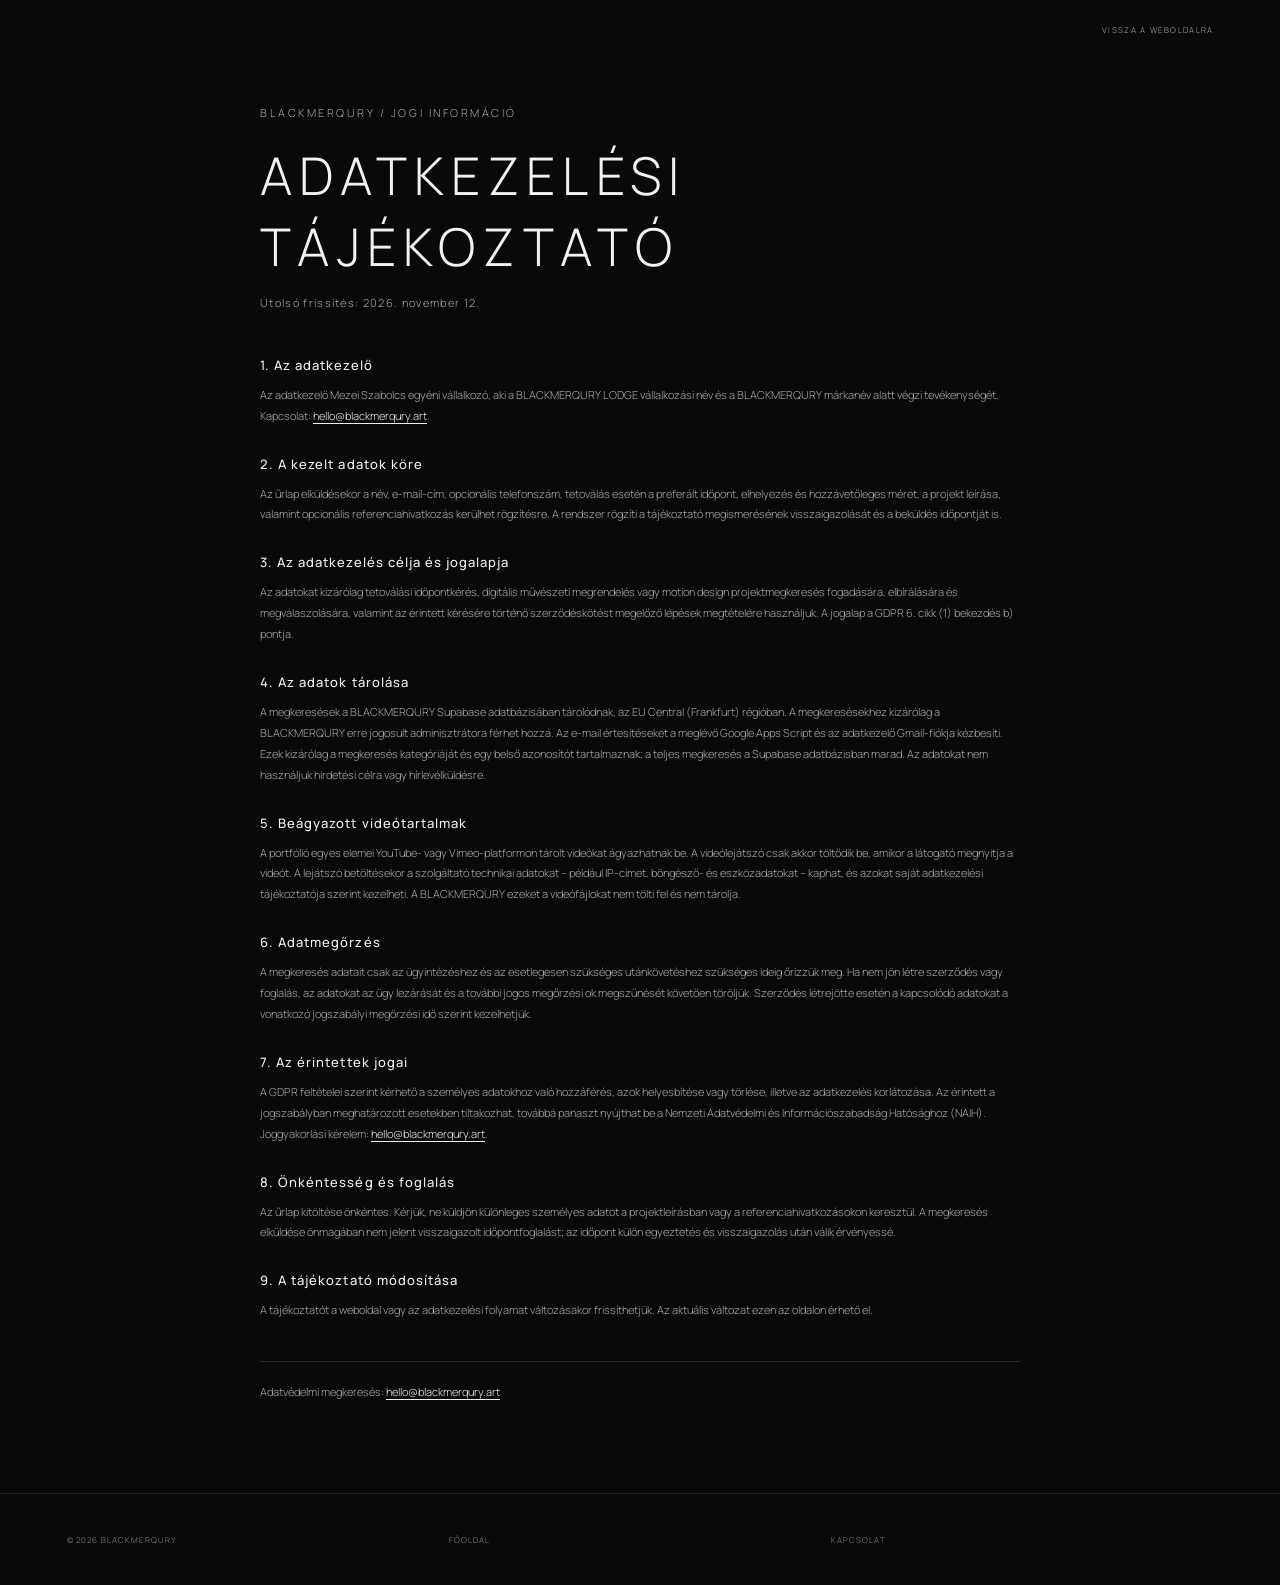
<file: adatvedelem.html>
<!doctype html>
<html lang="hu">
<head>
  <meta charset="UTF-8">
  <meta name="viewport" content="width=device-width, initial-scale=1">
  <meta name="theme-color" content="#08090b">
  <meta name="robots" content="index,follow">
  <title>Adatkezelési tájékoztató — BLACKMERQURY</title>
  <meta name="description" content="A BLACKMERQURY weboldalán beküldött megkeresések adatkezelési tájékoztatója.">
  <link rel="canonical" href="https://blackmerqury.art/adatvedelem.html">
  <link rel="icon" type="image/svg+xml" href="/favicon.svg">
  <link rel="preconnect" href="https://fonts.googleapis.com">
  <link rel="preconnect" href="https://fonts.gstatic.com" crossorigin>
  <link href="https://fonts.googleapis.com/css2?family=Manrope:wght@300;400;500;600;700&display=swap" rel="stylesheet">
  <link rel="stylesheet" href="styles.css">
</head>
<body class="legal-body">
  <header class="site-header"><a class="wordmark" href="/">BLACKMERQURY</a><a class="legal-back" href="/">VISSZA A WEBOLDALRA</a></header>
  <main class="legal-page">
    <p class="eyebrow">BLACKMERQURY / JOGI INFORMÁCIÓ</p>
    <h1>ADATKEZELÉSI TÁJÉKOZTATÓ</h1>
    <p class="legal-updated">Utolsó frissítés: 2026. november 12.</p>
    <section><h2>1. Az adatkezelő</h2><p>Az adatkezelő Mezei Szabolcs egyéni vállalkozó, aki a BLACKMERQURY LODGE vállalkozási név és a BLACKMERQURY márkanév alatt végzi tevékenységét. Kapcsolat: <a href="mailto:hello@blackmerqury.art">hello@blackmerqury.art</a>.</p></section>
    <section><h2>2. A kezelt adatok köre</h2><p>Az űrlap elküldésekor a név, e-mail-cím, opcionális telefonszám, tetoválás esetén a preferált időpont, elhelyezés és hozzávetőleges méret, a projekt leírása, valamint opcionális referenciahivatkozás kerülhet rögzítésre. A rendszer rögzíti a tájékoztató megismerésének visszaigazolását és a beküldés időpontját is.</p></section>
    <section><h2>3. Az adatkezelés célja és jogalapja</h2><p>Az adatokat kizárólag tetoválási időpontkérés, digitális művészeti megrendelés vagy motion design projektmegkeresés fogadására, elbírálására és megválaszolására, valamint az érintett kérésére történő szerződéskötést megelőző lépések megtételére használjuk. A jogalap a GDPR 6. cikk (1) bekezdés b) pontja.</p></section>
    <section><h2>4. Az adatok tárolása</h2><p>A megkeresések a BLACKMERQURY Supabase adatbázisában tárolódnak, az EU Central (Frankfurt) régióban. A megkeresésekhez kizárólag a BLACKMERQURY erre jogosult adminisztrátora férhet hozzá. Az e-mail értesítéseket a meglévő Google Apps Script és az adatkezelő Gmail-fiókja kézbesíti. Ezek kizárólag a megkeresés kategóriáját és egy belső azonosítót tartalmaznak; a teljes megkeresés a Supabase adatbázisban marad. Az adatokat nem használjuk hirdetési célra vagy hírlevélküldésre.</p></section>
    <section><h2>5. Beágyazott videótartalmak</h2><p>A portfólió egyes elemei YouTube- vagy Vimeo-platformon tárolt videókat ágyazhatnak be. A videólejátszó csak akkor töltődik be, amikor a látogató megnyitja a videót. A lejátszó betöltésekor a szolgáltató technikai adatokat – például IP-címet, böngésző- és eszközadatokat – kaphat, és azokat saját adatkezelési tájékoztatója szerint kezelheti. A BLACKMERQURY ezeket a videófájlokat nem tölti fel és nem tárolja.</p></section>
    <section><h2>6. Adatmegőrzés</h2><p>A megkeresés adatait csak az ügyintézéshez és az esetlegesen szükséges utánkövetéshez szükséges ideig őrizzük meg. Ha nem jön létre szerződés vagy foglalás, az adatokat az ügy lezárását és a további jogos megőrzési ok megszűnését követően töröljük. Szerződés létrejötte esetén a kapcsolódó adatokat a vonatkozó jogszabályi megőrzési idő szerint kezelhetjük.</p></section>
    <section><h2>7. Az érintettek jogai</h2><p>A GDPR feltételei szerint kérhető a személyes adatokhoz való hozzáférés, azok helyesbítése vagy törlése, illetve az adatkezelés korlátozása. Az érintett a jogszabályban meghatározott esetekben tiltakozhat, továbbá panaszt nyújthat be a Nemzeti Adatvédelmi és Információszabadság Hatósághoz (NAIH). Joggyakorlási kérelem: <a href="mailto:hello@blackmerqury.art">hello@blackmerqury.art</a>.</p></section>
    <section><h2>8. Önkéntesség és foglalás</h2><p>Az űrlap kitöltése önkéntes. Kérjük, ne küldjön különleges személyes adatot a projektleírásban vagy a referenciahivatkozásokon keresztül. A megkeresés elküldése önmagában nem jelent visszaigazolt időpontfoglalást; az időpont külön egyeztetés és visszaigazolás után válik érvényessé.</p></section>
    <section><h2>9. A tájékoztató módosítása</h2><p>A tájékoztatót a weboldal vagy az adatkezelési folyamat változásakor frissíthetjük. Az aktuális változat ezen az oldalon érhető el.</p></section>
    <p class="legal-contact">Adatvédelmi megkeresés: <a href="mailto:hello@blackmerqury.art">hello@blackmerqury.art</a></p>
  </main>
  <footer class="site-footer"><span>© <span id="year"></span> BLACKMERQURY</span><a href="/">FŐOLDAL</a><a href="mailto:hello@blackmerqury.art">KAPCSOLAT</a></footer>
  <script>document.getElementById("year").textContent=new Date().getFullYear()</script>
</body>
</html>
</file>
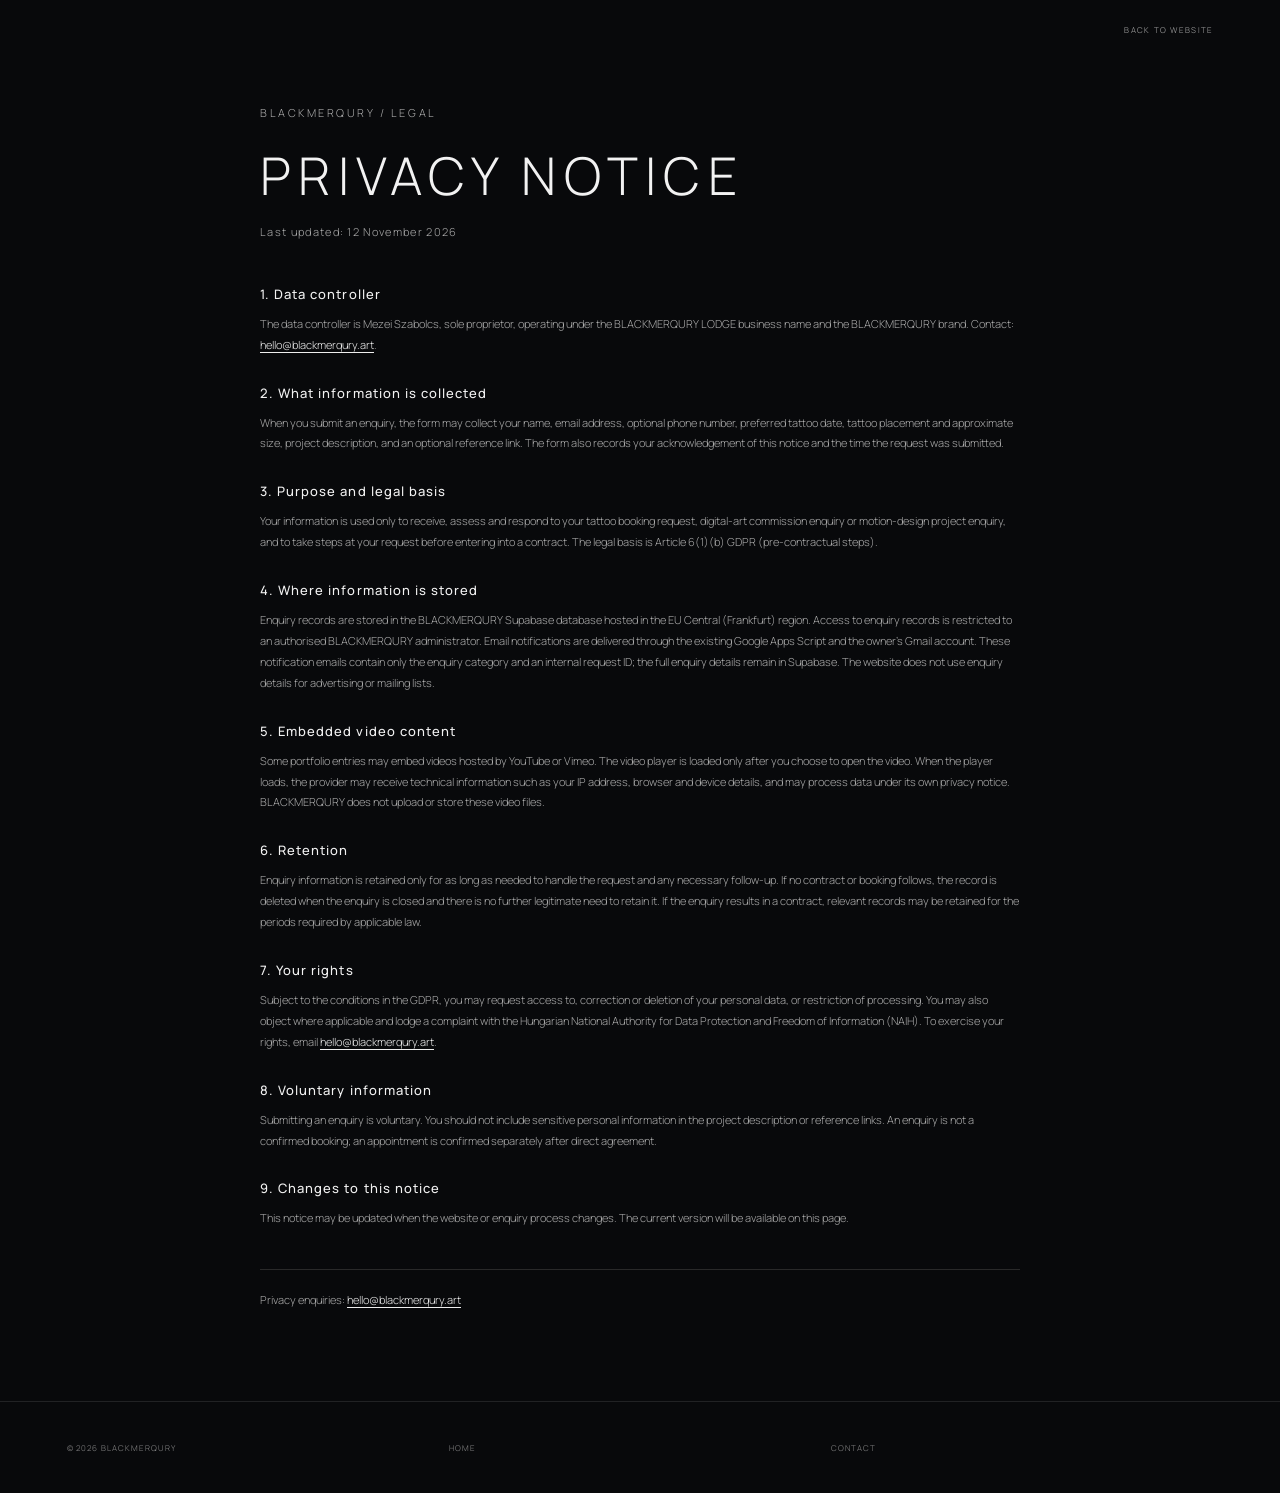
<file: privacy.html>
<!doctype html>
<html lang="en">
<head>
  <meta charset="UTF-8">
  <meta name="viewport" content="width=device-width, initial-scale=1">
  <meta name="theme-color" content="#08090b">
  <meta name="robots" content="index,follow">
  <title>Privacy Notice — BLACKMERQURY</title>
  <meta name="description" content="Privacy notice for enquiries submitted to BLACKMERQURY.">
  <link rel="canonical" href="https://blackmerqury.art/privacy.html">
  <link rel="icon" type="image/svg+xml" href="/favicon.svg">
  <link rel="preconnect" href="https://fonts.googleapis.com">
  <link rel="preconnect" href="https://fonts.gstatic.com" crossorigin>
  <link href="https://fonts.googleapis.com/css2?family=Manrope:wght@300;400;500;600;700&display=swap" rel="stylesheet">
  <link rel="stylesheet" href="styles.css">
</head>
<body class="legal-body">
  <header class="site-header"><a class="wordmark" href="/">BLACKMERQURY</a><a class="legal-back" href="/">BACK TO WEBSITE</a></header>
  <main class="legal-page">
    <p class="eyebrow">BLACKMERQURY / LEGAL</p>
    <h1>PRIVACY NOTICE</h1>
    <p class="legal-updated">Last updated: 12 November 2026</p>
    <section><h2>1. Data controller</h2><p>The data controller is Mezei Szabolcs, sole proprietor, operating under the BLACKMERQURY LODGE business name and the BLACKMERQURY brand. Contact: <a href="mailto:hello@blackmerqury.art">hello@blackmerqury.art</a>.</p></section>
    <section><h2>2. What information is collected</h2><p>When you submit an enquiry, the form may collect your name, email address, optional phone number, preferred tattoo date, tattoo placement and approximate size, project description, and an optional reference link. The form also records your acknowledgement of this notice and the time the request was submitted.</p></section>
    <section><h2>3. Purpose and legal basis</h2><p>Your information is used only to receive, assess and respond to your tattoo booking request, digital-art commission enquiry or motion-design project enquiry, and to take steps at your request before entering into a contract. The legal basis is Article 6(1)(b) GDPR (pre-contractual steps).</p></section>
    <section><h2>4. Where information is stored</h2><p>Enquiry records are stored in the BLACKMERQURY Supabase database hosted in the EU Central (Frankfurt) region. Access to enquiry records is restricted to an authorised BLACKMERQURY administrator. Email notifications are delivered through the existing Google Apps Script and the owner's Gmail account. These notification emails contain only the enquiry category and an internal request ID; the full enquiry details remain in Supabase. The website does not use enquiry details for advertising or mailing lists.</p></section>
    <section><h2>5. Embedded video content</h2><p>Some portfolio entries may embed videos hosted by YouTube or Vimeo. The video player is loaded only after you choose to open the video. When the player loads, the provider may receive technical information such as your IP address, browser and device details, and may process data under its own privacy notice. BLACKMERQURY does not upload or store these video files.</p></section>
    <section><h2>6. Retention</h2><p>Enquiry information is retained only for as long as needed to handle the request and any necessary follow-up. If no contract or booking follows, the record is deleted when the enquiry is closed and there is no further legitimate need to retain it. If the enquiry results in a contract, relevant records may be retained for the periods required by applicable law.</p></section>
    <section><h2>7. Your rights</h2><p>Subject to the conditions in the GDPR, you may request access to, correction or deletion of your personal data, or restriction of processing. You may also object where applicable and lodge a complaint with the Hungarian National Authority for Data Protection and Freedom of Information (NAIH). To exercise your rights, email <a href="mailto:hello@blackmerqury.art">hello@blackmerqury.art</a>.</p></section>
    <section><h2>8. Voluntary information</h2><p>Submitting an enquiry is voluntary. You should not include sensitive personal information in the project description or reference links. An enquiry is not a confirmed booking; an appointment is confirmed separately after direct agreement.</p></section>
    <section><h2>9. Changes to this notice</h2><p>This notice may be updated when the website or enquiry process changes. The current version will be available on this page.</p></section>
    <p class="legal-contact">Privacy enquiries: <a href="mailto:hello@blackmerqury.art">hello@blackmerqury.art</a></p>
  </main>
  <footer class="site-footer"><span>© <span id="year"></span> BLACKMERQURY</span><a href="/">HOME</a><a href="mailto:hello@blackmerqury.art">CONTACT</a></footer>
  <script>document.getElementById("year").textContent=new Date().getFullYear()</script>
</body>
</html>
</file>
<file: styles.css>
:root{--bg:#08090b;--fg:#f2f2f2;--muted:#888;--line:#292929;--font:"Manrope",sans-serif}
*{box-sizing:border-box}html,body{margin:0;min-height:100%;background:var(--bg);color:var(--fg);font-family:var(--font);font-weight:300}body{min-height:100svh;overflow-x:hidden}a{color:inherit;text-decoration:none}button{font:inherit;color:inherit}#ambient{position:fixed;inset:0;width:100%;height:100%;z-index:0;pointer-events:none;opacity:.52}.site-header,.site-footer,main{position:relative;z-index:1}.site-header{height:82px;padding:0 5.2vw;display:flex;align-items:center;justify-content:space-between}.wordmark{font-size:12px;letter-spacing:.34em;font-weight:600}.is-home .wordmark{visibility:hidden}.menu-toggle{width:42px;height:42px;border:0;background:none;display:grid;align-content:center;justify-items:end;gap:6px;cursor:pointer}.menu-toggle span{height:1px;background:#eee;width:22px;transition:width .25s}.menu-toggle span:last-child{width:14px}.menu-toggle:hover span:last-child{width:22px}.menu-panel{position:absolute;right:5.2vw;top:68px;display:flex;flex-direction:column;gap:14px;padding:20px 24px;background:#101114;border:1px solid var(--line);font-size:11px;letter-spacing:.12em;opacity:0;visibility:hidden;transform:translateY(-6px);transition:.25s}.menu-panel.open{opacity:1;visibility:visible;transform:none}.menu-panel a:hover,.category-footer a:hover{color:#aaa}.view{display:none;min-height:calc(100svh - 142px);padding:4vh 9vw 6vh;animation:enter .55s ease both}.view.is-active{display:flex;flex-direction:column}@keyframes enter{from{opacity:0;transform:translateY(8px)}to{opacity:1;transform:none}}.home-view{justify-content:center;align-items:center;text-align:center;position:relative}.hero-copy{margin-top:-3vh}.eyebrow,.category-heading>span{font-size:9px;letter-spacing:.23em;text-transform:uppercase;color:var(--muted)}.eyebrow i{display:inline-block;width:3px;height:3px;border-radius:50%;background:#777;margin:0 10px 2px}.hero-copy h1{font-size:clamp(32px,6vw,76px);fon
…[1 chars truncated — re-run with head/grep/tail for full output]…
color:#aaa}.category-footer{margin-top:auto;padding-top:20px;display:flex;justify-content:space-between;font-size:8px;letter-spacing:.18em;color:#777}.category-footer a{color:#eee}.digital-gallery,.motion-gallery{height:min(52vh,500px)}
.tattoo-intro{margin:2vh 0 14px;color:#999}.tattoo-intro span{font-size:9px;letter-spacing:.2em;color:#ddd}.tattoo-intro p{font-size:10px;margin:7px 0 0;letter-spacing:.04em}.tattoo-filters{display:flex;gap:22px;flex-wrap:wrap;margin:8px 0 24px}.tattoo-filters button{padding:0 0 7px;border:0;border-bottom:1px solid transparent;background:none;color:#888;font-size:9px;letter-spacing:.16em;cursor:pointer}.tattoo-filters button:hover,.tattoo-filters button.active{color:#f2f2f2;border-color:#eee}.tattoo-grid{display:grid;grid-template-columns:repeat(3,minmax(0,1fr));gap:18px;margin-bottom:32px}.tattoo-card{margin:0;min-width:0;background:#0d0e10;border:1px solid rgba(255,255,255,.1);overflow:hidden}.tattoo-card img{display:block;width:100%;height:clamp(210px,28vw,360px);object-fit:cover;filter:grayscale(100%);transition:transform .55s ease,filter .4s ease}.tattoo-card:hover img{transform:scale(1.035);filter:grayscale(75%)}.tattoo-card figcaption{display:flex;flex-direction:column;gap:6px;padding:12px 13px}.tattoo-card figcaption span{font-size:9px;letter-spacing:.18em;color:#ddd}.tattoo-card figcaption small{font-size:7px;letter-spacing:.13em;color:#777}.tattoo-card[hidden]{display:none}.category-view[data-view="tattoo"]{padding-bottom:5vh}
@media(max-width:850px){.tattoo-grid{grid-template-columns:repeat(2,minmax(0,1fr))}.tattoo-card img{height:clamp(220px,42vw,360px)}}
@media(max-width:650px){.site-header{height:70px;padding:0 7vw}.view{min-height:calc(100svh - 146px);padding:5vh 7vw}.home-view{justify-content:center}.hero-copy{margin-top:-8vh}.hero-copy h1{font-size:clamp(27px,8vw,42px);letter-spacing:.11em;padding-left:.11em}.eyebrow{font-size:8px}.hero-note{font-size:9px;letter-spacing:.28em;padding-left:.28em}.category-nav{gap:25px;margin-top:10vh}.category-nav a{font-size:10px}.index-mark{right:0;bottom:1vh}.site-footer{height:56px;padding:0 7vw;gap:12px;font-size:8px;letter-spacing:.16em}.category-heading{display:block}.category-heading h2{margin:13px 0 7px}.category-heading p{max-width:100%}.gallery-shell{margin-top:6vh;min-height:280px;height:42vh}.category-footer{gap:20px;line-height:1.7}.category-footer span{max-width:42%}.category-footer a{text-align:right}.menu-panel{right:7vw;top:60px}.tattoo-intro{margin-top:3vh}.tattoo-filters{gap:16px;margin-bottom:18px}.tattoo-filters button{font-size:8px}.tattoo-grid{grid-template-columns:1fr 1fr;gap:10px}.tattoo-card img{height:clamp(180px,58vw,270px)}.tattoo-card figcaption{padding:10px}.tattoo-card figcaption span{font-size:8px}.tattoo-card figcaption small{font-size:6px}}
@media(prefers-reduced-motion:reduce){*,*:before,*:after{animation-duration:.01ms!important;transition-duration:.01ms!important;scroll-behavior:auto!important}}
.portfolio-note{margin:2vh 0 14px;color:#999}.portfolio-note span{font-size:9px;letter-spacing:.2em;color:#ddd}.portfolio-note p{font-size:10px;margin:7px 0 0;letter-spacing:.04em}.portfolio-filters{display:flex;gap:22px;flex-wrap:wrap;margin:8px 0 24px}.portfolio-filters button{padding:0 0 7px;border:0;border-bottom:1px solid transparent;background:none;color:#888;font-size:9px;letter-spacing:.16em;cursor:pointer}.portfolio-filters button:hover,.portfolio-filters button.active{color:#f2f2f2;border-color:#eee}.portfolio-grid{display:grid;grid-template-columns:repeat(3,minmax(0,1fr));gap:18px;margin-bottom:32px}.portfolio-card{margin:0;min-width:0;background:#0d0e10;border:1px solid rgba(255,255,255,.1);overflow:hidden}.portfolio-card img{display:block;width:100%;height:clamp(210px,28vw,360px);object-fit:cover;filter:grayscale(100%);transition:transform .55s ease,filter .4s ease}.portfolio-card:hover img{transform:scale(1.035);filter:grayscale(72%)}.portfolio-card figcaption{display:flex;flex-direction:column;gap:6px;padding:12px 13px}.portfolio-card figcaption span{font-size:9px;letter-spacing:.18em;color:#ddd}.portfolio-card figcaption small{font-size:7px;letter-spacing:.13em;color:#777}.portfolio-card[hidden]{display:none}.tattoo-grid .portfolio-card img{object-position:center}.digital-grid .portfolio-card img{height:clamp(220px,30vw,390px)}.motion-grid .portfolio-card img{height:clamp(190px,24vw,310px)}
@media(max-width:850px){.portfolio-grid{grid-template-columns:repeat(2,minmax(0,1fr))}.portfolio-card img{height:clamp(220px,42vw,360px)}}
@media(max-width:650px){.portfolio-note{margin-top:3vh}.portfolio-filters{gap:16px;margin-bottom:18px}.portfolio-filters button{font-size:8px}.portfolio-grid{grid-template-columns:1fr 1fr;gap:10px}.portfolio-card img,.digital-grid .portfolio-card img{height:clamp(180px,58vw,270px)}.motion-grid .portfolio-card img{height:clamp(150px,44vw,230px)}.portfolio-card figcaption{padding:10px}.portfolio-card figcaption span{font-size:8px}.portfolio-card figcaption small{font-size:6px}}


/* Three footer items; compact two-row layout on phones. */
.site-footer{
  display:grid;
  grid-template-columns:minmax(0,1.5fr) repeat(2,minmax(0,1fr));
  align-items:center;
  justify-items:center;
  gap:12px;
}
.site-footer>span{justify-self:start;white-space:nowrap}
.site-footer>.footer-backstage{justify-self:center;text-align:center;white-space:nowrap}
.site-footer>.footer-contact{justify-self:end;text-align:right;white-space:nowrap}
@media(max-width:650px){
  .site-footer{
    height:auto;
    min-height:68px;
    padding:12px 7vw;
    grid-template-columns:minmax(0,1fr) minmax(0,1fr);
    grid-template-areas:"copyright backstage" "contact contact";
    align-items:center;
    justify-items:stretch;
    column-gap:12px;
    row-gap:10px;
    font-size:7px;
    letter-spacing:.06em;
  }
  .site-footer>span{grid-area:copyright;white-space:normal;justify-self:start}
  .site-footer>.footer-backstage{grid-area:backstage;justify-self:end;text-align:right}
  .site-footer>.footer-contact{grid-area:contact;justify-self:center;text-align:center}
}

/* Video media uses the same monochrome portfolio treatment as still images. */
.portfolio-card video{display:block;width:100%;height:clamp(210px,28vw,360px);object-fit:cover;filter:grayscale(100%);transition:transform .55s ease,filter .4s ease;background:#08090b}
.portfolio-card:hover video{transform:scale(1.035);filter:grayscale(72%)}
.digital-grid .portfolio-card video{height:clamp(220px,30vw,390px)}
.motion-grid .portfolio-card video{height:clamp(190px,24vw,310px)}
@media(max-width:850px){.portfolio-card video{height:clamp(220px,42vw,360px)}}
@media(max-width:650px){.portfolio-card video,.digital-grid .portfolio-card video{height:clamp(180px,58vw,270px)}.motion-grid .portfolio-card video{height:clamp(150px,44vw,230px)}}

/* Full-screen portfolio lightbox — fit the visitor's viewport without cropping */
.portfolio-lightbox{position:fixed;inset:0;z-index:20;box-sizing:border-box;background:rgba(5,6,8,.97);display:grid;grid-template-columns:64px minmax(0,1fr) 64px;grid-template-rows:minmax(0,1fr);align-items:stretch;padding:max(52px,env(safe-area-inset-top)) max(3vw,env(safe-area-inset-right)) max(20px,env(safe-area-inset-bottom)) max(3vw,env(safe-area-inset-left));height:100vh;height:100dvh;overflow:hidden}
.portfolio-lightbox[hidden]{display:none}
.lightbox-content{grid-column:2;grid-row:1;display:flex;flex-direction:column;align-items:center;justify-content:center;min-width:0;min-height:0;width:100%;height:100%;overflow:hidden}
.lightbox-media{display:grid;place-items:center;width:100%;height:calc(100% - 42px);min-width:0;min-height:0;overflow:hidden}
.lightbox-media img,.lightbox-media video{display:block;width:100%;height:100%;max-width:100%;max-height:100%;object-fit:contain;object-position:center}
.lightbox-media iframe{display:block;width:min(100%,1200px);height:min(100%,675px);max-height:100%;aspect-ratio:16/9;border:0;background:#08090b}
.lightbox-media video{width:min(100%,1200px);height:100%;max-height:100%}
.lightbox-caption{flex:0 0 28px;height:28px;max-width:100%;margin:14px 0 0;color:#aaa;font-size:9px;letter-spacing:.16em;text-align:center;text-transform:uppercase;overflow:hidden}
.lightbox-close,.lightbox-prev,.lightbox-next{border:0;background:transparent;color:#eee;cursor:pointer;font-family:Arial,sans-serif;font-weight:200}
.lightbox-close{position:absolute;right:max(4vw,env(safe-area-inset-right));top:max(12px,env(safe-area-inset-top));font-size:38px;line-height:1;z-index:2}
.lightbox-prev,.lightbox-next{font-size:52px;line-height:1;opacity:.7;align-self:center}
.lightbox-prev:hover,.lightbox-next:hover,.lightbox-close:hover{opacity:1}
.lightbox-prev{grid-column:1;grid-row:1}.lightbox-next{grid-column:3;grid-row:1}
@media(max-width:650px){.portfolio-lightbox{grid-template-columns:30px minmax(0,1fr) 30px;padding:max(58px,env(safe-area-inset-top)) max(2vw,env(safe-area-inset-right)) max(16px,env(safe-area-inset-bottom)) max(2vw,env(safe-area-inset-left))}.lightbox-prev,.lightbox-next{font-size:32px}.lightbox-close{right:max(5vw,env(safe-area-inset-right));top:max(10px,env(safe-area-inset-top));font-size:34px}.lightbox-caption{font-size:7px;letter-spacing:.1em}}
/* Category-specific booking and project enquiry forms */
.inquiry-section{width:min(100%,920px);margin:5vh auto 3vh;padding:30px;border:1px solid rgba(255,255,255,.12);background:rgba(12,13,15,.72)}
.inquiry-heading>span{font-size:8px;letter-spacing:.2em;color:#888}
.inquiry-heading h3{font-size:clamp(19px,3vw,27px);font-weight:300;letter-spacing:.12em;margin:12px 0 8px}
.inquiry-heading p{font-size:10px;line-height:1.7;color:#888;margin:0 0 24px}
.form-grid{display:grid;grid-template-columns:repeat(2,minmax(0,1fr));gap:16px}
.form-grid label{display:grid;gap:7px;font-size:8px;letter-spacing:.16em;color:#999}
.form-grid label span{display:inline;color:#666;font-size:7px}
.form-grid input,.form-grid textarea{width:100%;min-width:0;border:1px solid #303135;background:#090a0c;color:#eee;padding:12px;font:11px Manrope,sans-serif;letter-spacing:.02em;border-radius:0}
.form-grid input:focus,.form-grid textarea:focus{outline:1px solid #888;outline-offset:1px}
.form-grid textarea{resize:vertical;min-height:120px;line-height:1.7}
.form-grid .form-wide{grid-column:1/-1}
.form-consent{display:flex;align-items:flex-start;gap:10px;margin:20px 0;color:#888;font-size:9px;line-height:1.7}
.form-consent input{margin:2px 0 0;accent-color:#eee;flex:0 0 auto}
.form-consent a{color:#eee;text-decoration:underline;text-underline-offset:3px}
.inquiry-submit{border:1px solid #eee;background:#eee;color:#111;padding:13px 17px;font:600 8px Manrope,sans-serif;letter-spacing:.16em;cursor:pointer}
.inquiry-submit:hover{background:#fff}
.inquiry-submit:disabled{opacity:.5;cursor:wait}
.form-status{min-height:16px;margin:12px 0 0;color:#aaa;font-size:10px;line-height:1.6}
.form-honeypot{position:absolute!important;left:-10000px!important;width:1px!important;height:1px!important;overflow:hidden!important}
.portfolio-card:focus-visible{outline:1px solid #eee;outline-offset:4px}
@media(max-width:650px){.inquiry-section{padding:20px 15px;margin-top:4vh}.form-grid{grid-template-columns:1fr;gap:13px}.form-grid .form-wide{grid-column:auto}.form-grid input,.form-grid textarea{font-size:16px;padding:12px}.form-consent{font-size:8px}}

.legal-body{background:#08090b;color:#f2f2f2}.legal-back{font-size:8px;letter-spacing:.16em;color:#aaa}.legal-page{width:min(760px,86vw);margin:5vh auto 10vh}.legal-page h1{font-size:clamp(30px,5vw,52px);font-weight:300;letter-spacing:.14em;margin:16px 0 8px}.legal-updated{font-size:9px;letter-spacing:.12em;color:#777;margin-bottom:42px}.legal-page section{margin:0 0 28px}.legal-page h2{font-size:13px;font-weight:500;letter-spacing:.08em;margin:0 0 10px}.legal-page p{font-size:11px;line-height:1.9;color:#aaa}.legal-page a{color:#eee;text-decoration:underline;text-underline-offset:3px}.legal-contact{border-top:1px solid #292929;padding-top:20px;margin-top:40px}

.not-found-body{min-height:100svh;display:grid;place-items:center}.not-found{width:min(680px,86vw);text-align:center}.not-found h1{font-size:clamp(30px,6vw,58px);font-weight:300;letter-spacing:.14em;margin:22px 0}.not-found p:not(.eyebrow){font-size:11px;color:#888;line-height:1.8;margin:0 0 28px}.not-found>a{display:inline-block;border:1px solid #eee;padding:13px 17px;font-size:8px;letter-spacing:.16em}

.booking-direct-link{display:inline-block;margin-top:8px;color:#eee;font-size:8px;letter-spacing:.16em;text-decoration:underline;text-underline-offset:4px}.booking-direct-link:hover{color:#aaa}


/* Restore the approved v1.1 vertical home navigation layout. */
.category-nav{display:flex;flex-direction:column;align-items:center;gap:27px;margin-top:11vh}
.category-nav a{font-size:10px;letter-spacing:.2em;padding:0 0 9px;position:relative}
.category-nav a:after{content:"";position:absolute;bottom:0;left:0;width:0;height:1px;background:#eee;transition:width .3s}
.category-nav a:hover:after{width:100%}
@media(max-width:650px){.category-nav{gap:25px;margin-top:10vh}}

/* Full-screen interactive particle background */
#space{position:fixed;inset:0;z-index:0;pointer-events:none;overflow:hidden;background:#08090b}
#space canvas{display:block;width:100%;height:100%}
.site-header,.site-footer,main{position:relative;z-index:1}

/* Discreet language selector */
.language-switch{position:absolute;left:5.2vw;top:50%;transform:translateY(-50%);z-index:5;display:flex;align-items:center;gap:7px;font-size:9px;letter-spacing:.16em;color:#666}
.language-switch button{border:0;background:none;padding:5px 1px;color:#777;font:inherit;letter-spacing:inherit;cursor:pointer;transition:color .2s}
.language-switch button[aria-pressed="true"],.language-switch button:hover{color:#f2f2f2}
.language-switch span{color:#444}
@media(max-width:650px){.language-switch{left:7vw;gap:6px;font-size:9px}.site-header{justify-content:flex-end}}

/* Language selector is part of the right-hand menu */
.language-switch{position:static;left:auto;top:auto;transform:none;z-index:auto;align-self:flex-end;display:flex;align-items:center;gap:7px;margin-top:5px;padding-top:12px;border-top:1px solid rgba(255,255,255,.1);font-size:9px;letter-spacing:.16em;color:#666}
@media(max-width:650px){.language-switch{left:auto;gap:7px;font-size:9px}}

/* Language switch: outside the menu, aligned above the top-right menu control */
.language-switch{position:absolute;top:10px;right:5.2vw;left:auto;transform:none;z-index:6;display:flex;align-items:center;gap:7px;margin:0;padding:0;border:0;background:transparent;font-size:9px;letter-spacing:.16em;color:#666}
.language-switch button{border:0;background:none;padding:4px 1px;color:#777;font:inherit;letter-spacing:inherit;cursor:pointer;transition:color .2s}
.language-switch button[aria-pressed="true"],.language-switch button:hover{color:#f2f2f2}
.language-switch span{color:#444}
@media(max-width:650px){.language-switch{top:7px;right:7vw;left:auto;gap:7px;font-size:9px}}

/* Home hero typography refinement */
.home-view .hero-copy{position:relative}
.home-view .eyebrow{transform:translateY(-6vh)}
.home-view .hero-note{font-size:14px;letter-spacing:.52em;padding-left:.52em;transform:scaleX(1.08);transform-origin:center}
@media(max-width:650px){
 .home-view .eyebrow{transform:translateY(-4vh)}
 .home-view .hero-note{font-size:11px;letter-spacing:.38em;padding-left:.38em;transform:scaleX(1.04)}
}

/* Accent dots flank Visual Alchemy, not the studio descriptor */
.home-view .eyebrow i{display:none}
.home-view .hero-note{display:flex;align-items:center;justify-content:center;gap:14px}
.home-view .hero-note .accent-dot{display:inline-block;flex:0 0 4px;width:4px;height:4px;border-radius:50%;padding:0;background:currentColor}
.home-view .hero-note .accent-dot-blue{color:#315cff}
.home-view .hero-note .accent-dot-magenta{color:#e12b9a}
@media(max-width:650px){.home-view .hero-note{gap:11px}.home-view .hero-note .accent-dot{flex-basis:3px;width:3px;height:3px}}

/* Precisely center Visual Alchemy and balance both accent dots */
.home-view .hero-note{
  width:max-content;
  max-width:100%;
  margin:0 auto;
  padding-left:0;
  transform:none;
  justify-content:center;
  gap:14px;
  text-align:center;
}
@media(max-width:650px){
  .home-view .hero-note{
    margin:0 auto;
    padding-left:0;
    transform:none;
    gap:11px;
  }
}

/* About page and CMS-managed copy */
.about-copy{width:min(760px,82vw);margin:6vh auto 12vh;color:#bdbdbd;font-size:clamp(13px,1.25vw,16px);line-height:2.1;white-space:pre-line;letter-spacing:.015em}
.about-view .category-heading{margin-bottom:4vh}
@media(max-width:650px){.about-copy{width:86vw;margin:4vh auto 9vh;font-size:12px;line-height:1.9}}

/* Accessible motion preference control */
.motion-toggle{border:0;background:transparent;color:#777;padding:5px 0;font:inherit;font-size:8px;letter-spacing:.14em;cursor:pointer}.motion-toggle:hover,.motion-toggle:focus-visible{color:#eee}


/* AUDIT FIX: keep the language selector inside the dropdown so it cannot
   overlap or intercept the top-right menu toggle on desktop or mobile. */
.menu-toggle{position:relative;z-index:12;pointer-events:auto}
.menu-panel{z-index:11;pointer-events:none}
.menu-panel.open{pointer-events:auto}
.menu-panel a{display:block;position:relative;z-index:1;padding:5px 0;min-height:28px}
.menu-panel .language-switch{
  position:static!important;inset:auto!important;transform:none!important;z-index:1!important;
  display:flex;align-items:center;align-self:flex-start;gap:9px;margin:8px 0 0;padding:14px 0 0;
  border:0;border-top:1px solid rgba(255,255,255,.12);background:transparent;
}
.menu-panel .language-switch button{min-width:32px;min-height:32px;padding:7px;pointer-events:auto}
@media(max-width:650px){
  .menu-panel{right:7vw;top:60px;min-width:210px;padding:18px 20px}
  .menu-panel .language-switch{margin-top:6px}
}

/* Keep the canvas behind all content and give the background a stable viewport. */
#space{position:fixed;inset:0;width:100vw;height:100vh;height:100dvh;z-index:0;pointer-events:none;overflow:hidden;background:#08090b}
#space canvas{display:block;width:100%!important;height:100%!important}

/* FIX: the header and main previously shared z-index:1 stacking contexts.
   Since main follows the header in the DOM, it painted above the dropdown and
   intercepted every menu click. Keep the header stacking context above main. */
.site-header{z-index:30}


/* Reference-home restoration: match the original BLACKMERQURY landing composition. */
.site-header{
  height:58px;
  padding:0 5.2vw;
  justify-content:flex-end;
}
.site-header>.wordmark{display:none}
.header-language{
  position:absolute;
  right:88px;
  top:11px;
  display:flex;
  align-items:center;
  gap:7px;
  color:#777;
  font-size:8px;
  letter-spacing:.12em;
}
.header-language button{
  border:0;
  padding:0;
  background:none;
  color:#777;
  font-size:8px;
  letter-spacing:.12em;
  cursor:pointer;
}
.header-language button[aria-pressed="true"]{color:#eee}
.menu-toggle{
  position:absolute;
  top:19px;
  right:5.2vw;
}
.menu-panel{right:5.2vw}
.home-view{
  min-height:calc(100svh - 150px);
  padding-top:0;
  padding-bottom:0;
}
.hero-copy{margin-top:-2.5vh}
.hero-copy h1{
  font-size:clamp(42px,5.3vw,76px);
  font-weight:200;
  letter-spacing:.105em;
  line-height:1.12;
  padding-left:.105em;
}
.hero-note{
  margin-top:8px;
  font-size:11px;
  letter-spacing:.42em;
  padding-left:.42em;
  color:#888;
}
.hero-note .accent-dot{width:3px;height:3px}
.category-nav{
  display:flex;
  flex-direction:column;
  align-items:center;
  gap:29px;
  margin-top:10.5vh;
}
.category-nav a{
  font-size:10px;
  font-weight:600;
  letter-spacing:.13em;
}
.site-footer{
  height:92px;
  min-height:92px;
  padding:0 5.2vw;
  border-top:1px solid rgba(255,255,255,.10);
  display:grid;
  grid-template-columns:1fr 1fr 1fr;
  align-items:center;
  justify-items:stretch;
  gap:0;
  font-size:8px;
  letter-spacing:.12em;
  color:#888;
}
.site-footer>span{justify-self:start;white-space:nowrap}
.site-footer>.footer-backstage{justify-self:center;text-align:center}
.site-footer>.footer-contact{justify-self:end;text-align:right}
#space{position:fixed;inset:0;z-index:0;pointer-events:none;overflow:hidden;background:#08090b}
#space canvas{display:block;width:100%;height:100%}
@media(max-width:650px){
  .site-header{height:58px;padding:0 7vw}
  .header-language{right:78px;top:10px}
  .menu-toggle{right:7vw;top:18px}
  .home-view{min-height:calc(100svh - 150px);padding:0 7vw}
  .hero-copy{margin-top:-7vh}
  .hero-copy h1{font-size:clamp(27px,8vw,42px);letter-spacing:.11em;padding-left:.11em}
  .hero-note{font-size:9px;letter-spacing:.28em;padding-left:.28em}
  .category-nav{gap:25px;margin-top:10vh}
  .category-nav a{font-size:10px}
  .site-footer{
    height:68px;
    min-height:68px;
    padding:12px 7vw;
    grid-template-columns:minmax(0,1fr) minmax(0,1fr);
    grid-template-areas:"copyright backstage" "contact contact";
    align-items:center;
    justify-items:stretch;
    column-gap:12px;
    row-gap:10px;
    font-size:7px;
    letter-spacing:.06em;
  }
  .site-footer>span{grid-area:copyright;white-space:normal;justify-self:start}
  .site-footer>.footer-backstage{grid-area:backstage;justify-self:end;text-align:right}
  .site-footer>.footer-contact{grid-area:contact;justify-self:center;text-align:center}
}


/* Mobile home: balanced vertical rhythm and a compact, single-line footer. */
@media (max-width: 650px) {
  html, body { min-height: 100%; }
  body {
    min-height: 100svh;
    display: flex;
    flex-direction: column;
  }
  #app {
    flex: 1 0 auto;
    min-height: 0;
    display: flex;
    flex-direction: column;
  }
  .site-header {
    flex: 0 0 56px;
    height: 56px;
    padding: 0 6vw;
  }
  .header-language { top: 9px; right: 76px; }
  .menu-toggle { top: 16px; right: 6vw; }
  .view.is-active {
    flex: 1 0 auto;
    min-height: 0;
    padding: 24px 6vw 34px;
  }
  .home-view {
    justify-content: center;
    gap: 0;
  }
  .hero-copy {
    width: 100%;
    margin: -1vh 0 0;
  }
  .eyebrow {
    margin: 0;
    font-size: 8px;
    line-height: 1.4;
    letter-spacing: .2em;
  }
  .hero-copy h1 {
    margin: 22px 0 0;
    font-size: clamp(27px, 8.1vw, 34px);
    font-weight: 200;
    letter-spacing: .095em;
    line-height: 1.12;
    padding-left: .095em;
    white-space: nowrap;
  }
  .hero-note {
    display: flex;
    justify-content: center;
    align-items: center;
    gap: 12px;
    margin: 8px 0 0;
    padding: 0;
    font-size: 9px;
    line-height: 1.4;
    letter-spacing: .28em;
  }
  .hero-note .accent-dot { flex: 0 0 3px; }
  .category-nav {
    margin-top: clamp(42px, 7vh, 62px);
    gap: clamp(19px, 3.2vh, 25px);
  }
  .category-nav a {
    font-size: 10px;
    line-height: 1.4;
    letter-spacing: .13em;
  }
  .site-footer {
    flex: 0 0 auto;
    height: auto;
    min-height: 58px;
    padding: 0 6vw;
    display: grid;
    grid-template-columns: minmax(0, 1.8fr) auto auto;
    align-items: center;
    justify-items: stretch;
    gap: 0 14px;
    border-top: 1px solid rgba(255,255,255,.10);
    font-size: 7px;
    line-height: 1.4;
    letter-spacing: .045em;
  }
  .site-footer > span {
    grid-area: auto;
    justify-self: start;
    white-space: nowrap;
    font-size: 6.5px;
    letter-spacing: .025em;
  }
  .site-footer > .footer-backstage {
    grid-area: auto;
    justify-self: center;
    text-align: center;
    white-space: nowrap;
  }
  .site-footer > .footer-contact {
    grid-area: auto;
    justify-self: end;
    text-align: right;
    white-space: nowrap;
  }
}
@media (max-width: 360px) {
  .site-footer { gap: 0 8px; padding-inline: 5vw; }
  .site-footer > span { font-size: 6px; }
  .site-footer > .footer-backstage,
  .site-footer > .footer-contact { font-size: 6.5px; }
  .hero-copy h1 { font-size: clamp(25px, 7.7vw, 28px); }
}
</file>
